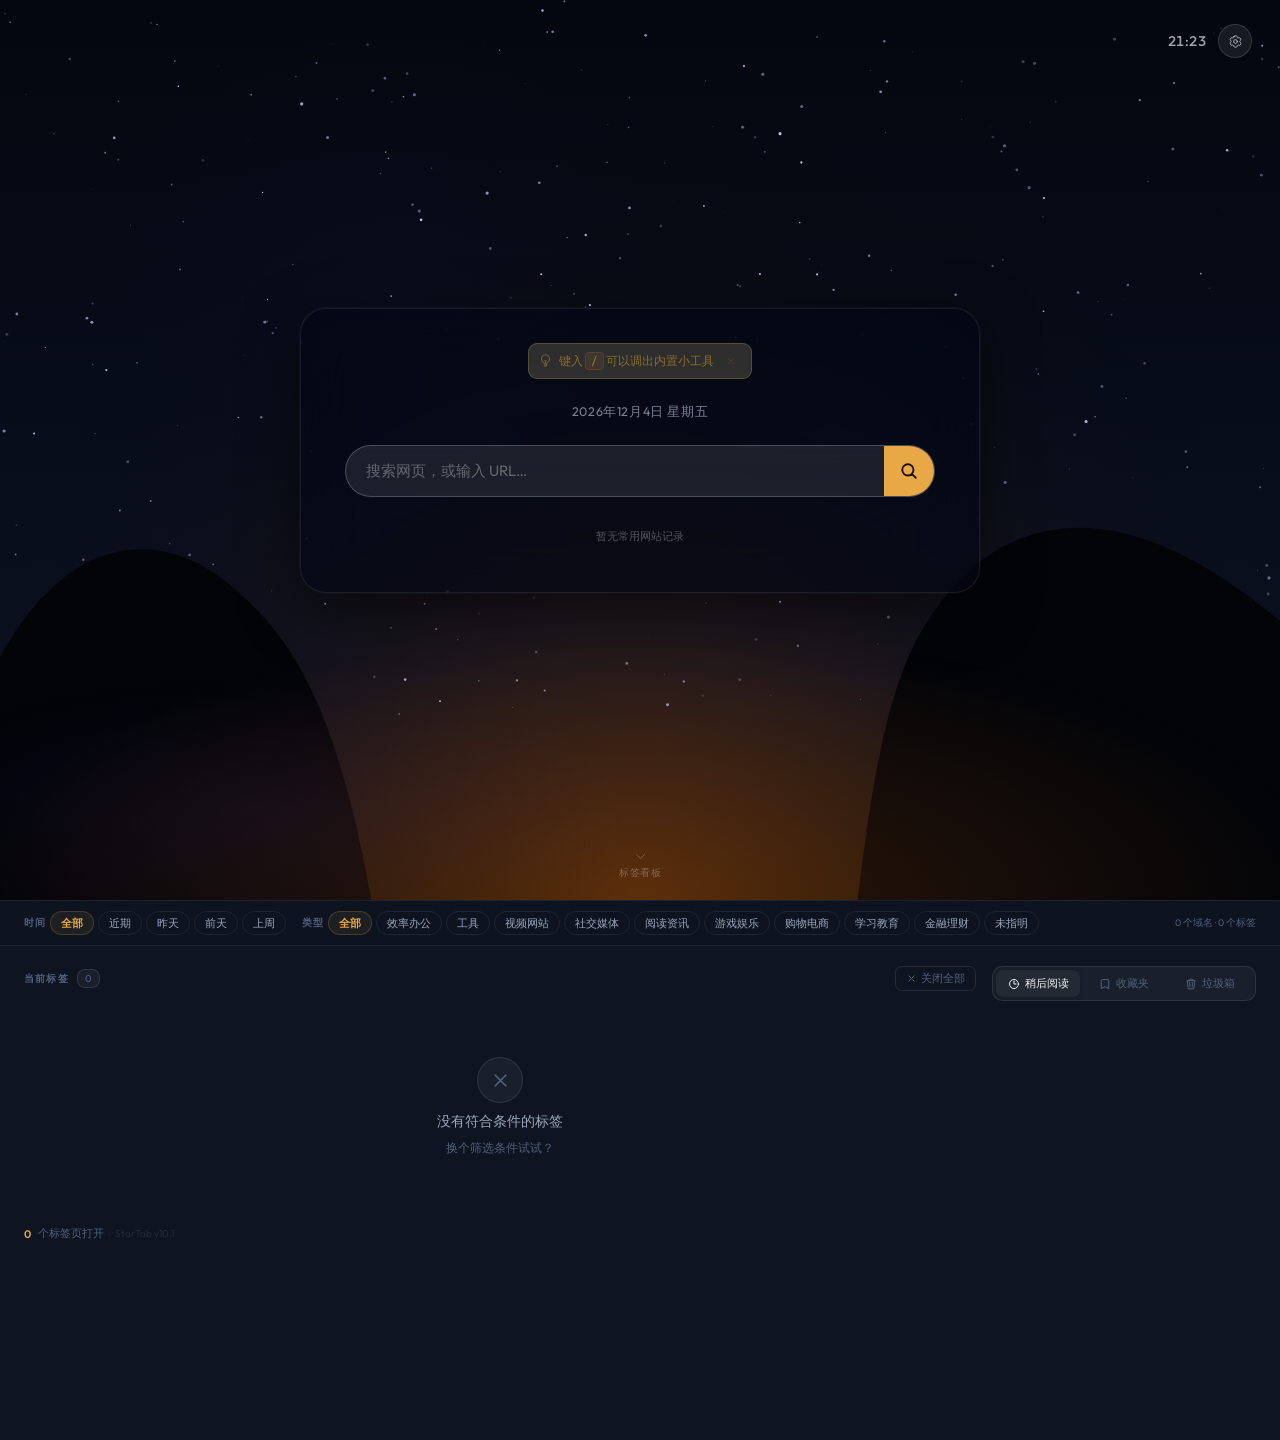
<file: newtab-extension/index.html>
<!DOCTYPE html>
<html lang="zh-CN">
<head>
  <meta charset="UTF-8">
  <meta name="viewport" content="width=device-width,initial-scale=1.0">
  <title>StarTab</title>
  <link rel="preconnect" href="https://fonts.googleapis.com">
  <link href="https://fonts.googleapis.com/css2?family=Outfit:wght@300;400;500;600;700&family=JetBrains+Mono:wght@400;500&display=swap" rel="stylesheet">
  <link rel="stylesheet" href="style.css">
</head>
<body>

<canvas id="starfield"></canvas>
<div id="bgImageLayer"></div>

<!-- ══════════════════════ HERO ══════════════════════ -->
<section class="hero">
  <div class="hero-topbar">
    <span class="hero-clock" id="heroClock">00:00</span>
    <button class="icon-btn" id="settingsBtn" title="设置">
      <svg viewBox="0 0 24 24" fill="none" stroke="currentColor" stroke-width="1.6"><path stroke-linecap="round" stroke-linejoin="round" d="M9.594 3.94c.09-.542.56-.94 1.11-.94h2.593c.55 0 1.02.398 1.11.94l.213 1.281c.063.374.313.686.645.87.074.04.147.083.22.127.325.196.72.257 1.075.124l1.217-.456a1.125 1.125 0 0 1 1.37.49l1.296 2.247a1.125 1.125 0 0 1-.26 1.431l-1.003.827c-.293.241-.438.613-.43.992a7.723 7.723 0 0 1 0 .255c-.008.378.137.75.43.991l1.004.827c.424.35.534.955.26 1.43l-1.298 2.247a1.125 1.125 0 0 1-1.369.491l-1.217-.456c-.355-.133-.75-.072-1.076.124a6.47 6.47 0 0 1-.22.128c-.331.183-.581.495-.644.869l-.213 1.281c-.09.543-.56.94-1.11.94h-2.594c-.55 0-1.019-.398-1.11-.94l-.213-1.281c-.062-.374-.312-.686-.644-.87a6.52 6.52 0 0 1-.22-.127c-.325-.196-.72-.257-1.076-.124l-1.217.456a1.125 1.125 0 0 1-1.369-.49l-1.297-2.247a1.125 1.125 0 0 1 .26-1.43l1.004-.827c.292-.24.437-.613.43-.991a6.932 6.932 0 0 1 0-.255c.007-.38-.138-.751-.43-.992l-1.004-.827a1.125 1.125 0 0 1-.26-1.43l1.297-2.247a1.125 1.125 0 0 1 1.37-.491l1.216.456c.356.133.751.072 1.076-.124.072-.044.146-.086.22-.128.332-.183.582-.495.644-.869l.214-1.28Z"/><path stroke-linecap="round" stroke-linejoin="round" d="M15 12a3 3 0 1 1-6 0 3 3 0 0 1 6 0Z"/></svg>
    </button>
  </div>

  <!-- Frosted glass card — always readable on any wallpaper -->
  <div class="hero-glass">
    <div class="hero-tip" id="heroTip" style="display:none">
      <svg viewBox="0 0 24 24" fill="none" stroke="currentColor" stroke-width="2" width="13" height="13"><path stroke-linecap="round" stroke-linejoin="round" d="M12 18v-5.25m0 0a6.01 6.01 0 0 0 1.5-.189m-1.5.189a6.01 6.01 0 0 1-1.5-.189m3.75 7.478a12.06 12.06 0 0 1-4.5 0m3.75 2.383a14.406 14.406 0 0 1-3 0M14.25 18v-.192c0-.983.658-1.823 1.508-2.316a7.5 7.5 0 1 0-7.517 0c.85.493 1.509 1.333 1.509 2.316V18"/></svg>
      <span>键入 <kbd>/</kbd> 可以调出内置小工具</span>
      <button class="hero-tip-close" id="heroTipClose" type="button" title="关闭提示">
        <svg viewBox="0 0 24 24" fill="none" stroke="currentColor" stroke-width="2.5"><path stroke-linecap="round" stroke-linejoin="round" d="M6 18 18 6M6 6l12 12"/></svg>
      </button>
    </div>
    <p class="hero-date" id="heroDate"></p>
    <div class="search-bar">
      <input id="searchInput" class="search-input" type="text" placeholder="搜索网页，或输入 URL…" autocomplete="off" spellcheck="false">
      <button class="search-go" id="searchGo" type="button">
        <svg viewBox="0 0 24 24" fill="none" stroke="currentColor" stroke-width="2.5"><path stroke-linecap="round" stroke-linejoin="round" d="m21 21-5.197-5.197m0 0A7.5 7.5 0 1 0 5.196 5.196a7.5 7.5 0 0 0 10.607 10.607Z"/></svg>
      </button>
    </div>
    <div class="shortcuts-row" id="shortcutsRow"></div>
    <!-- Slash command menu — replaces shortcuts when "/" is typed -->
    <div class="slash-menu" id="slashMenu" style="display:none">
      <p class="slash-menu-label">
        <svg viewBox="0 0 24 24" fill="none" stroke="currentColor" stroke-width="2" width="12" height="12"><path stroke-linecap="round" stroke-linejoin="round" d="M3.75 13.5l10.5-11.25L12 10.5h8.25L9.75 21.75 12 13.5H3.75z"/></svg>
        内置工具
      </p>
      <div class="slash-menu-list" id="slashMenuList"></div>
    </div>
  </div>

  <button class="scroll-hint" id="scrollHint">
    <svg viewBox="0 0 24 24" fill="none" stroke="currentColor" stroke-width="1.6"><path stroke-linecap="round" stroke-linejoin="round" d="m19.5 8.25-7.5 7.5-7.5-7.5"/></svg>
    <span>标签看板</span>
  </button>
</section>


<!-- ══════════════════════ BOARD ══════════════════════ -->
<section class="board" id="boardSection">

  <div class="filter-bar" id="filterBar">
    <div class="fgrp">
      <span class="flabel">时间</span>
      <button class="fpill active" data-time="all">全部</button>
      <button class="fpill" data-time="today">近期</button>
      <button class="fpill" data-time="yesterday">昨天</button>
      <button class="fpill" data-time="day-before">前天</button>
      <button class="fpill" data-time="last-week">上周</button>
    </div>
    <div class="fgrp">
      <span class="flabel">类型</span>
      <button class="fpill active" data-type="all">全部</button>
      <button class="fpill" data-type="效率办公">效率办公</button>
      <button class="fpill" data-type="工具">工具</button>
      <button class="fpill" data-type="视频网站">视频网站</button>
      <button class="fpill" data-type="社交媒体">社交媒体</button>
      <button class="fpill" data-type="阅读资讯">阅读资讯</button>
      <button class="fpill" data-type="游戏娱乐">游戏娱乐</button>
      <button class="fpill" data-type="购物电商">购物电商</button>
      <button class="fpill" data-type="学习教育">学习教育</button>
      <button class="fpill" data-type="金融理财">金融理财</button>
      <button class="fpill" data-type="未指明">未指明</button>
    </div>
    <span class="fsum" id="fsum"></span>
  </div>

  <div class="dupe-bar" id="dupeBar" style="display:none">
    <span>检测到多个 StarTab 页面</span>
    <button class="dupe-btn" data-action="close-dupes">关闭多余</button>
  </div>

  <div class="board-body">

    <!-- Left: tab grid -->
    <div class="tab-section">
      <div class="sec-hdr">
        <span class="sec-title">当前标签</span>
        <span class="sec-count" id="secCount"></span>
        <button class="sec-action-btn restore-btn" id="restoreAllBtn" data-action="restore-all" style="display:none">
          <svg viewBox="0 0 24 24" fill="none" stroke="currentColor" stroke-width="2"><path stroke-linecap="round" stroke-linejoin="round" d="M9 15 3 9m0 0 6-6M3 9h12a6 6 0 0 1 0 12h-3"/></svg>
          恢复上次关闭
        </button>
        <button class="sec-action-btn restore-btn" id="restoreOneBtn" data-action="restore-one" style="display:none">
          <svg viewBox="0 0 24 24" fill="none" stroke="currentColor" stroke-width="2"><path stroke-linecap="round" stroke-linejoin="round" d="M9 15 3 9m0 0 6-6M3 9h12a6 6 0 0 1 0 12h-3"/></svg>
          恢复已关闭
        </button>
        <button class="sec-action-btn" data-action="close-all">
          <svg viewBox="0 0 24 24" fill="none" stroke="currentColor" stroke-width="2"><path stroke-linecap="round" stroke-linejoin="round" d="M6 18 18 6M6 6l12 12"/></svg>
          关闭全部
        </button>
      </div>
      <div class="tab-grid" id="tabGrid"></div>
    </div>

    <!-- Right panel: tabbed sidebar (收藏 / 稍后) -->
    <div class="right-panel" id="rightPanel">
      <div class="rp-tabs">
        <button class="rp-tab active" data-pane="later">
          <svg viewBox="0 0 24 24" fill="none" stroke="currentColor" stroke-width="2"><path stroke-linecap="round" stroke-linejoin="round" d="M12 6v6h4.5m4.5 0a9 9 0 1 1-18 0 9 9 0 0 1 18 0Z"/></svg>
          稍后阅读
          <span class="rp-badge" id="laterBadge"></span>
        </button>
        <button class="rp-tab" data-pane="bookmarks">
          <svg viewBox="0 0 24 24" fill="none" stroke="currentColor" stroke-width="2"><path stroke-linecap="round" stroke-linejoin="round" d="M17.593 3.322c1.1.128 1.907 1.077 1.907 2.185V21L12 17.25 4.5 21V5.507c0-1.108.806-2.057 1.907-2.185a48.507 48.507 0 0 1 11.186 0Z"/></svg>
          收藏夹
          <span class="rp-badge" id="bmCount"></span>
        </button>
        <button class="rp-tab" data-pane="trash">
          <svg viewBox="0 0 24 24" fill="none" stroke="currentColor" stroke-width="2"><path stroke-linecap="round" stroke-linejoin="round" d="m14.74 9-.346 9m-4.788 0L9.26 9m9.968-3.21c.342.052.682.107 1.022.166m-1.022-.165L18.16 19.673a2.25 2.25 0 0 1-2.244 2.077H8.084a2.25 2.25 0 0 1-2.244-2.077L4.772 5.79m14.456 0a48.108 48.108 0 0 0-3.478-.397m-12 .562c.34-.059.68-.114 1.022-.165m0 0a48.11 48.11 0 0 1 3.478-.397m7.5 0v-.916c0-1.18-.91-2.164-2.09-2.201a51.964 51.964 0 0 0-3.32 0c-1.18.037-2.09 1.022-2.09 2.201v.916m7.5 0a48.667 48.667 0 0 0-7.5 0"/></svg>
          垃圾箱
          <span class="rp-badge" id="trashBadge"></span>
        </button>
      </div>

      <!-- Later pane (default active) -->
      <div class="rp-pane" id="laterPane">
        <div class="later-list" id="laterList"></div>
        <p class="pane-empty" id="laterEmpty" style="display:none">暂无保存内容</p>
        <div id="archiveWrap" style="display:none">
          <button class="archive-tog" id="archiveTog">
            <svg class="arc-chev" viewBox="0 0 24 24" fill="none" stroke="currentColor" stroke-width="2"><path stroke-linecap="round" stroke-linejoin="round" d="m19.5 8.25-7.5 7.5-7.5-7.5"/></svg>
            已归档 <span class="arc-cnt" id="arcCnt"></span>
          </button>
          <div id="archiveBody" style="display:none">
            <input id="arcSearch" class="arc-search" type="text" placeholder="搜索归档…">
            <div id="arcList"></div>
          </div>
        </div>
      </div>

      <!-- Bookmarks pane -->
      <div class="rp-pane" id="bookmarksPane" style="display:none">
        <div class="bm-toolbar">
          <button class="bm-add-btn" id="bmNewGroup">
            <svg viewBox="0 0 24 24" fill="none" stroke="currentColor" stroke-width="2.5"><path stroke-linecap="round" stroke-linejoin="round" d="M12 4.5v15m7.5-7.5h-15"/></svg>
            新建分组
          </button>
          <button class="bm-icon-btn" id="bmExport" title="导出收藏">
            <svg viewBox="0 0 24 24" fill="none" stroke="currentColor" stroke-width="2"><path stroke-linecap="round" stroke-linejoin="round" d="M3 16.5v2.25A2.25 2.25 0 0 0 5.25 21h13.5A2.25 2.25 0 0 0 21 18.75V16.5m-13.5-9L12 3m0 0 4.5 4.5M12 3v13.5"/></svg>
          </button>
          <label class="bm-icon-btn" title="导入收藏（覆盖）">
            <svg viewBox="0 0 24 24" fill="none" stroke="currentColor" stroke-width="2"><path stroke-linecap="round" stroke-linejoin="round" d="M3 16.5v2.25A2.25 2.25 0 0 0 5.25 21h13.5A2.25 2.25 0 0 0 21 18.75V16.5M16.5 12 12 16.5m0 0L7.5 12m4.5 4.5V3"/></svg>
            <input type="file" id="bmImportFile" accept=".json" style="display:none">
          </label>
        </div>
        <!-- Inline new-group form -->
        <div class="bm-new-group-row" id="bmNewGroupRow" style="display:none">
          <input id="bmGroupNameInput" class="bm-group-name-input" type="text" placeholder="分组名称…" maxlength="30">
          <button class="bm-group-confirm" id="bmGroupConfirm">创建</button>
          <button class="bm-group-cancel" id="bmGroupCancel">✕</button>
        </div>
        <!-- Tree: root items + collapsible group nodes -->
        <div id="bmTree"></div>
        <p class="pane-empty" id="bmEmpty" style="display:none">暂无收藏，点击标签旁的书签图标即可添加</p>
      </div>

      <!-- Trash pane -->
      <div class="rp-pane" id="trashPane" style="display:none">
        <div class="trash-toolbar">
          <span class="trash-hint">已删除的收藏和稍后阅读</span>
          <button class="trash-empty-btn" id="trashEmptyAll" title="清空垃圾箱">清空</button>
        </div>
        <div class="trash-list" id="trashList"></div>
        <p class="pane-empty" id="trashEmpty" style="display:none">垃圾箱为空</p>
      </div>

    </div><!-- /.right-panel -->

  </div><!-- /.board-body -->

  <footer class="board-footer">
    <span class="stat-n" id="statN">—</span>&thinsp;个标签页打开
    <span class="fsep">·</span><span class="brand">StarTab v10.1</span>
  </footer>
</section>


<!-- ══════════════════════ SETTINGS MODAL ══════════════════════ -->
<div class="modal-mask" id="modalMask" style="display:none">
  <div class="modal">
    <div class="modal-hdr">
      <span>设置</span>
      <button class="icon-btn sm" id="modalClose">
        <svg viewBox="0 0 24 24" fill="none" stroke="currentColor" stroke-width="2.5"><path stroke-linecap="round" stroke-linejoin="round" d="M6 18 18 6M6 6l12 12"/></svg>
      </button>
    </div>
    <div class="modal-body">

      <!-- Theme -->
      <div class="msec">
        <p class="msec-title">看板主题</p>
        <div class="theme-type-tabs">
          <button class="ttype-tab active" data-ttype="solid">纯色</button>
          <button class="ttype-tab" data-ttype="gradient">渐变色</button>
        </div>

        <!-- Solid pane -->
        <div class="tpane active" id="solidPane">
          <div class="swatches" id="themeSwatches">
            <button class="sw active" data-color="#0e1520" style="background:#0e1520" title="深空"></button>
            <button class="sw" data-color="#07090f" style="background:#07090f" title="纯黑"></button>
            <button class="sw" data-color="#091425" style="background:#091425" title="深海"></button>
            <button class="sw" data-color="#0d1a12" style="background:#0d1a12" title="暗林"></button>
            <button class="sw" data-color="#130f1e" style="background:#130f1e" title="紫幕"></button>
            <button class="sw" data-color="#1a1108" style="background:#1a1108" title="暖炭"></button>
            <button class="sw" data-color="#111418" style="background:#111418" title="石墨"></button>
            <button class="sw" data-color="#1b2235" style="background:#1b2235" title="幽蓝"></button>
            <button class="sw" data-color="#1f1212" style="background:#1f1212" title="暗红"></button>
            <button class="sw" data-color="#f0f2f5" style="background:#f0f2f5" title="浅灰（亮色）"></button>
            <button class="sw" data-color="#ffffff" style="background:#ffffff;border-color:#ddd" title="纯白"></button>
            <button class="sw" data-color="#fef9f0" style="background:#fef9f0" title="暖白"></button>
          </div>
          <div class="custom-color-row">
            <span class="mlabel">自定义颜色</span>
            <div class="color-inputs">
              <input type="color" id="solidPicker" value="#0e1520">
              <input type="text" id="solidHex" class="hex-input" value="#0e1520" maxlength="7" placeholder="#rrggbb">
            </div>
          </div>
        </div>

        <!-- Gradient pane -->
        <div class="tpane" id="gradPane" style="display:none">
          <div class="grad-preview" id="gradPreview"></div>
          <div class="grad-stops">
            <div class="grad-stop-row">
              <span class="mlabel">起始色</span>
              <div class="color-inputs">
                <input type="color" id="gradC1" value="#0e1520">
                <input type="text" id="gradC1Hex" class="hex-input" value="#0e1520" maxlength="7">
              </div>
            </div>
            <div class="grad-stop-row">
              <span class="mlabel">终止色</span>
              <div class="color-inputs">
                <input type="color" id="gradC2" value="#1a0f30">
                <input type="text" id="gradC2Hex" class="hex-input" value="#1a0f30" maxlength="7">
              </div>
            </div>
          </div>
          <div class="grad-dir-row">
            <span class="mlabel">方向</span>
            <div class="dir-btns" id="dirBtns">
              <button class="dir-btn" data-dir="0deg" title="↑">↑</button>
              <button class="dir-btn" data-dir="45deg" title="↗">↗</button>
              <button class="dir-btn active" data-dir="135deg" title="↘">↘</button>
              <button class="dir-btn" data-dir="180deg" title="↓">↓</button>
              <button class="dir-btn" data-dir="90deg" title="→">→</button>
              <button class="dir-btn" data-dir="225deg" title="↙">↙</button>
              <button class="dir-btn" data-dir="270deg" title="←">←</button>
              <button class="dir-btn" data-dir="315deg" title="↖">↖</button>
            </div>
          </div>
        </div>

        <p class="wcag-info" id="wcagInfo"></p>
      </div>

      <!-- Background image -->
      <div class="msec">
        <p class="msec-title">页面壁纸</p>
        <p class="msec-sub">输入公开 HTTPS 图片地址；留空点击应用可恢复星空动画</p>
        <div class="bg-row">
          <input id="bgInput" class="bg-input" type="url" placeholder="https://…/photo.jpg">
          <button class="bg-apply" id="bgApply">应用</button>
        </div>
        <p class="bg-hint" id="bgHint"></p>
        <!-- Wallpaper history -->
        <div class="bg-history" id="bgHistory" style="display:none">
          <p class="bg-history-label">最近使用</p>
          <div class="bg-history-strip" id="bgHistoryStrip"></div>
        </div>
      </div>

    </div><!-- /.modal-body -->
  </div>
</div>


<!-- ══════════════════ ASPECT RATIO CALCULATOR MODAL ══════════════════ -->
<div class="modal-mask" id="arCalcMask" style="display:none">
  <div class="modal ar-modal">
    <div class="modal-hdr">
      <span>
        <svg viewBox="0 0 24 24" fill="none" stroke="currentColor" stroke-width="1.8" width="15" height="15" style="vertical-align:-2px;margin-right:6px"><rect x="3" y="3" width="18" height="18" rx="2"/><path stroke-linecap="round" d="M3 9h18M9 3v18"/></svg>
        宽高比计算器
      </span>
      <button class="icon-btn sm" id="arCalcClose">
        <svg viewBox="0 0 24 24" fill="none" stroke="currentColor" stroke-width="2.5"><path stroke-linecap="round" stroke-linejoin="round" d="M6 18 18 6M6 6l12 12"/></svg>
      </button>
    </div>
    <div class="ar-body">

      <!-- Preset ratio tabs -->
      <div class="ar-tab-wrap">
        <div class="ar-tabs" id="arTabs">
          <button class="ar-tab active" data-ratio="16:9">16∶9</button>
          <button class="ar-tab" data-ratio="4:3">4∶3</button>
          <button class="ar-tab" data-ratio="1:1">1∶1</button>
          <button class="ar-tab" data-ratio="3:2">3∶2</button>
          <button class="ar-tab" data-ratio="2:3">2∶3</button>
          <button class="ar-tab" data-ratio="9:16">9∶16</button>
          <button class="ar-tab" data-ratio="21:9">21∶9</button>
          <button class="ar-tab" data-ratio="16:10">16∶10</button>
          <button class="ar-tab" data-ratio="5:4">5∶4</button>
          <button class="ar-tab" data-ratio="4:5">4∶5</button>
          <button class="ar-tab" data-ratio="custom">自定义</button>
        </div>
      </div>

      <!-- Custom ratio input (shown only when "自定义" tab active) -->
      <div class="ar-custom-row" id="arCustomRow" style="display:none">
        <label class="ar-custom-label">自定义比例</label>
        <div class="ar-custom-inputs">
          <input id="arCustomW" class="ar-custom-in" type="number" min="1" placeholder="宽" value="16">
          <span class="ar-custom-sep">∶</span>
          <input id="arCustomH" class="ar-custom-in" type="number" min="1" placeholder="高" value="9">
          <button class="ar-custom-apply" id="arCustomApply">应用</button>
        </div>
      </div>

      <!-- Current ratio display -->
      <div class="ar-ratio-display" id="arRatioDisplay">16∶9</div>

      <!-- Visualiser bar -->
      <div class="ar-preview-wrap">
        <div class="ar-preview-bar" id="arPreviewBar"></div>
      </div>

      <!-- Calculation inputs -->
      <div class="ar-calc-grid">
        <div class="ar-calc-col">
          <label class="ar-calc-label">宽度 (px)</label>
          <div class="ar-calc-row">
            <input id="arWidth" class="ar-in" type="number" min="1" placeholder="输入宽度" value="1920">
            <button class="ar-copy-btn" data-copy="arWidth" title="复制">
              <svg viewBox="0 0 24 24" fill="none" stroke="currentColor" stroke-width="2"><rect x="9" y="9" width="13" height="13" rx="2"/><path d="M5 15H4a2 2 0 0 1-2-2V4a2 2 0 0 1 2-2h9a2 2 0 0 1 2 2v1"/></svg>
            </button>
          </div>
        </div>
        <div class="ar-calc-divider">×</div>
        <div class="ar-calc-col">
          <label class="ar-calc-label">高度 (px)</label>
          <div class="ar-calc-row">
            <input id="arHeight" class="ar-in" type="number" min="1" placeholder="输入高度" value="1080">
            <button class="ar-copy-btn" data-copy="arHeight" title="复制">
              <svg viewBox="0 0 24 24" fill="none" stroke="currentColor" stroke-width="2"><rect x="9" y="9" width="13" height="13" rx="2"/><path d="M5 15H4a2 2 0 0 1-2-2V4a2 2 0 0 1 2-2h9a2 2 0 0 1 2 2v1"/></svg>
            </button>
          </div>
        </div>
      </div>

      <!-- Recent custom sizes (last 3 inputs) -->
      <div class="ar-presets-wrap" id="arRecentWrap" style="display:none">
        <p class="ar-presets-label">最近使用</p>
        <div class="ar-presets-grid" id="arRecentGrid"></div>
      </div>

      <!-- Common sizes for current ratio -->
      <div class="ar-presets-wrap" id="arPresetsWrap">
        <p class="ar-presets-label">常用尺寸</p>
        <div class="ar-presets-grid" id="arPresetsGrid"></div>
      </div>

    </div><!-- /.ar-body -->
  </div>
</div>

<!-- ══════════════════ BORDER-RADIUS CALCULATOR MODAL ══════════════════ -->
<div class="modal-mask" id="brCalcMask" style="display:none">
  <div class="modal br-modal">
    <div class="modal-hdr">
      <span>
        <svg viewBox="0 0 24 24" fill="none" stroke="currentColor" stroke-width="1.8" width="15" height="15" style="vertical-align:-2px;margin-right:6px"><rect x="3" y="3" width="18" height="18" rx="6"/><rect x="7" y="7" width="10" height="10" rx="2"/></svg>
        圆角内外径计算器
      </span>
      <button class="icon-btn sm" id="brCalcClose">
        <svg viewBox="0 0 24 24" fill="none" stroke="currentColor" stroke-width="2.5"><path stroke-linecap="round" stroke-linejoin="round" d="M6 18 18 6M6 6l12 12"/></svg>
      </button>
    </div>
    <div class="br-body">
      <div class="br-preview-wrap">
        <canvas id="brCanvas" class="br-canvas" width="480" height="160"></canvas>
      </div>
      <div class="br-grid">
        <div class="br-field">
          <span class="br-label">外框圆角半径 R（大圆角）</span>
          <div class="br-row">
            <input id="brOuter" class="br-in" type="number" min="0" step="0.5" value="24" placeholder="24">
            <span class="br-unit">px</span>
          </div>
        </div>
        <div class="br-field">
          <span class="br-label">内框与外框的间距 P</span>
          <div class="br-row">
            <input id="brPadding" class="br-in" type="number" min="0" step="0.5" value="8" placeholder="8">
            <span class="br-unit">px</span>
          </div>
        </div>
      </div>
      <div class="br-results">
        <div class="br-result-card">
          <p class="br-result-label">计算结果</p>
          <div class="br-result-row">
            <span class="br-result-name">内框圆角</span>
            <span class="br-result-val" id="brInnerVal">16px</span>
            <button class="br-copy-btn" data-br-copy="brInnerVal" title="复制">
              <svg viewBox="0 0 24 24" fill="none" stroke="currentColor" stroke-width="2"><rect x="9" y="9" width="13" height="13" rx="2"/><path d="M5 15H4a2 2 0 0 1-2-2V4a2 2 0 0 1 2-2h9a2 2 0 0 1 2 2v1"/></svg>
            </button>
          </div>
          <div class="br-result-row">
            <span class="br-result-name">CSS 值</span>
            <span class="br-result-val" id="brCssVal">border-radius: 16px</span>
            <button class="br-copy-btn" data-br-copy="brCssVal" title="复制 CSS">
              <svg viewBox="0 0 24 24" fill="none" stroke="currentColor" stroke-width="2"><rect x="9" y="9" width="13" height="13" rx="2"/><path d="M5 15H4a2 2 0 0 1-2-2V4a2 2 0 0 1 2-2h9a2 2 0 0 1 2 2v1"/></svg>
            </button>
          </div>
        </div>
        <div class="br-result-card">
          <p class="br-result-label">快速参考</p>
          <div class="br-result-row">
            <span class="br-result-name">外框 R</span>
            <span class="br-result-val" id="brRefOuter">24px</span>
          </div>
          <div class="br-result-row">
            <span class="br-result-name">间距 P</span>
            <span class="br-result-val" id="brRefPad">8px</span>
          </div>
          <div class="br-result-row">
            <span class="br-result-name">内框 r</span>
            <span class="br-result-val" id="brRefInner">16px</span>
          </div>
        </div>
      </div>
      <div class="br-formula">
        <strong>公式：</strong>内框圆角 <code>r = R − P</code>（外框圆角减去间距）<br>
        当 R ≤ P 时，内框圆角建议设为 <code>0</code>（直角）或 <code>max(0, R − P)</code>。<br>
        此规则来自苹果 Human Interface Guidelines 及 Google Material Design 的嵌套圆角设计规范。
      </div>
    </div>
  </div>
</div>

<!-- Move-to-group popup (body-root for max z-index) -->
<div id="bmMovePopup" class="bm-move-popup" style="display:none">
  <p class="bm-move-title">移动到分组</p>
  <div id="bmMoveList"></div>
</div>

<!-- Toast -->
<div class="toast" id="toast">
  <svg viewBox="0 0 24 24" fill="none" stroke="currentColor" stroke-width="2"><path stroke-linecap="round" stroke-linejoin="round" d="M9 12.75 11.25 15 15 9.75M21 12a9 9 0 1 1-18 0 9 9 0 0 1 18 0Z"/></svg>
  <span id="toastMsg"></span>
</div>

<script src="app.js"></script>
</body>
</html>
</file>
<file: newtab-extension/style.css>
/* ═══════════════════════════════════════════════
   StarTab v10.1  ·  Refined WCAG  ·  Full-featured
   ═══════════════════════════════════════════════ */

:root {
  /* Static hero palette — never changes */
  --amb:  #e8a845;
  --amb8: rgba(232,168,69,0.08);
  --amb22:rgba(232,168,69,0.22);

  /* 10 category accent colours */
  --c1:#5ba3f5; --c2:#e8a845; --c3:#e87070;
  --c4:#a87be8; --c5:#5cc8a0; --c6:#f07347;
  --c7:#e8689f; --c8:#60c5e8; --c9:#8ec86a; --c10:#8a9bb5;

  /* Board theme — JS-controlled via applyBoardTheme() */
  --tb-bg:   #0e1520;
  --tb-bg2:  rgba(14,21,32,0.96);
  --tb-card: rgba(255,255,255,0.045);
  --tb-bd:   rgba(255,255,255,0.09);
  --tb-t1:   rgba(235,238,245,0.94);
  --tb-t2:   rgba(160,172,196,0.90);
  --tb-t3:   rgba(90,104,130,0.90);
  --tb-gs:   rgba(255,255,255,0.05);
  --tb-gsb:  rgba(255,255,255,0.10);

  --chip-h: 32px;
  --panel-w: 264px;
}

*,*::before,*::after{margin:0;padding:0;box-sizing:border-box}
html{scroll-behavior:smooth}
body{
  font-family:'Outfit',sans-serif;
  background:#050810;color:rgba(235,238,245,.94);
  min-height:100vh;overflow-x:hidden;
  -webkit-font-smoothing:antialiased;
}

/* ── Background layers ── */
#starfield{position:fixed;inset:0;z-index:0;pointer-events:none}
#bgImageLayer{
  position:fixed;inset:0;z-index:0;pointer-events:none;
  background-size:cover;background-position:center;
  opacity:0;transition:opacity .5s;
}
#bgImageLayer.active{opacity:1}

/* ═══════════════════════════════════════════════
   HERO
   ═══════════════════════════════════════════════ */
.hero{
  position:relative;z-index:1;
  min-height:100vh;
  display:flex;flex-direction:column;
  align-items:center;justify-content:center;
}
.hero::after{
  content:'';position:absolute;inset:0;pointer-events:none;
  background:
    radial-gradient(ellipse 80% 44% at 50% 100%,rgba(160,74,14,.28) 0%,transparent 68%),
    radial-gradient(ellipse 50% 24% at 20% 90%, rgba(52,30,120,.14) 0%,transparent 60%);
}
.hero-topbar{
  position:absolute;top:24px;right:28px;
  display:flex;align-items:center;gap:12px;z-index:5;
}
.hero-clock{
  font-size:14px;font-weight:500;
  color:rgba(220,225,238,.72);letter-spacing:.4px;font-variant-numeric:tabular-nums;
}
.icon-btn{
  width:34px;height:34px;border-radius:50%;
  border:1px solid rgba(255,255,255,.14);
  background:rgba(255,255,255,.08);
  color:rgba(220,225,238,.70);cursor:pointer;
  display:flex;align-items:center;justify-content:center;
  backdrop-filter:blur(10px);transition:all .17s;
}
.icon-btn:hover{background:rgba(255,255,255,.15);color:#fff;border-color:rgba(255,255,255,.22)}
.icon-btn svg{width:15px;height:15px}
.icon-btn.sm{width:28px;height:28px;border-radius:8px}
.icon-btn.sm svg{width:13px;height:13px}

/* Frosted glass card — readable on ANY background */
.hero-glass{
  position:relative;z-index:2;
  display:flex;flex-direction:column;align-items:center;gap:24px;
  width:100%;max-width:680px;
  padding:34px 40px 38px;margin:0 20px;
  background:rgba(3,6,18,.56);
  backdrop-filter:blur(28px) saturate(1.4);
  -webkit-backdrop-filter:blur(28px) saturate(1.4);
  border:1px solid rgba(255,255,255,.08);
  border-radius:26px;
  box-shadow:0 16px 56px rgba(0,0,0,.52),0 0 0 1px rgba(255,255,255,.04);
}
.hero-date{font-size:12.5px;color:rgba(200,210,230,.60);letter-spacing:.6px}

/* Tip banner */
.hero-tip{
  display:flex;align-items:center;gap:7px;
  background:rgba(245,222,160,.18);border:1px solid rgba(210,170,60,.26);
  border-radius:9px;padding:7px 10px;
  font-size:11.5px;font-weight:500;
  color:#8b6d2b;
  animation:tipIn .28s ease both;
}
@keyframes tipIn{from{opacity:0;transform:translateY(-4px)}to{opacity:1;transform:none}}
.hero-tip svg{flex-shrink:0;opacity:.75}
.hero-tip kbd{
  font-family:'JetBrains Mono',monospace;font-size:11px;font-weight:600;
  background:rgba(139,109,43,.15);border:1px solid rgba(139,109,43,.28);
  border-radius:4px;padding:1px 5px;
}
.hero-tip-close{
  margin-left:auto;width:20px;height:20px;border-radius:5px;
  border:none;background:transparent;color:#8b6d2b;cursor:pointer;
  display:flex;align-items:center;justify-content:center;
  opacity:.50;transition:opacity .12s,background .12s;flex-shrink:0;
}
.hero-tip-close svg{width:10px;height:10px}
.hero-tip-close:hover{opacity:1;background:rgba(139,109,43,.12)}

/* Search bar */
.search-bar{
  position:relative;display:flex;align-items:center;
  width:100%;max-width:590px;
  background:rgba(255,255,255,.10);
  border:1px solid rgba(255,255,255,.20);
  border-radius:38px;
  backdrop-filter:blur(10px);
  transition:border-color .22s,background .22s,box-shadow .22s;
}
.search-bar:focus-within{
  border-color:rgba(232,168,69,.48);
  background:rgba(255,255,255,.14);
  box-shadow:0 0 0 3px rgba(232,168,69,.10);
}
.search-input{
  flex:1;height:50px;background:none;border:none;outline:none;
  color:#fff;font-family:'Outfit',sans-serif;font-size:15px;
  padding:0 10px 0 20px;min-width:0;
  border-radius:38px 0 0 38px;
}
.search-input::placeholder{color:rgba(255,255,255,.32)}
.search-go{
  flex-shrink:0;width:50px;height:50px;
  background:var(--amb);border:none;border-radius:0 36px 36px 0;
  color:#1a0f02;cursor:pointer;
  display:flex;align-items:center;justify-content:center;
  transition:opacity .16s,transform .12s;
}
.search-go:hover{opacity:.88}.search-go:active{transform:scale(.96)}
.search-go svg{width:18px;height:18px}
@keyframes ddIn{from{opacity:0;transform:translateY(-5px)}to{opacity:1;transform:none}}

/* Shortcuts row */
.shortcuts-row{
  display:flex;align-items:flex-start;justify-content:center;
  gap:5px;flex-wrap:nowrap;overflow-x:auto;
  max-width:590px;width:100%;padding:2px 0 4px;
  scrollbar-width:none;
}
.shortcuts-row::-webkit-scrollbar{display:none}
.sc-item{
  display:flex;flex-direction:column;align-items:center;gap:6px;
  cursor:pointer;padding:9px 7px 7px;
  border-radius:13px;border:1px solid transparent;
  min-width:60px;max-width:68px;flex-shrink:0;
  text-decoration:none;transition:background .17s,border-color .17s,transform .14s;
  animation:scIn .34s ease both;
}
.sc-item:hover{background:rgba(255,255,255,.09);border-color:rgba(255,255,255,.14);transform:translateY(-2px)}
@keyframes scIn{from{opacity:0;transform:translateY(6px) scale(.93)}to{opacity:1;transform:none}}
.sc-ring{
  width:44px;height:44px;border-radius:50%;
  background:rgba(255,255,255,.10);border:1px solid rgba(255,255,255,.15);
  display:flex;align-items:center;justify-content:center;
  overflow:hidden;flex-shrink:0;box-shadow:0 2px 10px rgba(0,0,0,.28);
}
.sc-ring img{width:24px;height:24px;object-fit:contain}
.sc-letter{font-size:16px;font-weight:700;color:var(--amb);text-transform:uppercase}
.sc-label{
  font-size:10px;color:rgba(200,215,235,.68);text-align:center;
  max-width:60px;line-height:1.3;
  overflow:hidden;display:-webkit-box;-webkit-line-clamp:2;-webkit-box-orient:vertical;word-break:break-all;
}
.sc-item:hover .sc-label{color:#fff}
.sc-skel{display:flex;flex-direction:column;align-items:center;gap:6px;padding:9px 7px 7px;min-width:60px;max-width:68px}
.sk-c{width:44px;height:44px;border-radius:50%;background:rgba(255,255,255,.06);animation:sk 1.5s infinite}
.sk-l{width:38px;height:9px;border-radius:4px;background:rgba(255,255,255,.05);animation:sk 1.5s infinite}
@keyframes sk{0%,100%{opacity:.28}50%{opacity:.64}}

.scroll-hint{
  position:absolute;bottom:20px;left:50%;transform:translateX(-50%);
  display:flex;flex-direction:column;align-items:center;gap:3px;
  background:none;border:none;color:rgba(255,255,255,.28);
  font-family:'Outfit',sans-serif;font-size:10px;font-weight:500;letter-spacing:.5px;
  cursor:pointer;z-index:2;animation:bob 2.8s ease-in-out infinite;
}
.scroll-hint svg{width:13px;height:13px}
@keyframes bob{0%,100%{transform:translateX(-50%) translateY(0)}50%{transform:translateX(-50%) translateY(5px)}}

/* ═══════════════════════════════════════════════
   BOARD  — --tb-* vars control all colours
   ═══════════════════════════════════════════════ */
.board{
  position:relative;z-index:1;
  background:var(--tb-bg);
  min-height:60vh;
  border-top:1px solid rgba(255,255,255,.06);
  padding-bottom:72px;
  transition:background .35s;
}

/* Filter bar */
.filter-bar{
  position:sticky;top:0;z-index:40;
  background:var(--tb-bg2);
  backdrop-filter:blur(16px);
  border-bottom:1px solid rgba(255,255,255,.07);
  padding:10px 24px;
  display:flex;align-items:center;flex-wrap:wrap;gap:6px 16px;
}
.fgrp{display:flex;align-items:center;gap:4px;flex-wrap:wrap}
.flabel{font-size:9.5px;font-weight:600;color:var(--tb-t3);letter-spacing:1px;text-transform:uppercase;white-space:nowrap}
.fpill{
  padding:3.5px 10px;border-radius:16px;
  border:1px solid rgba(255,255,255,.07);background:transparent;
  color:var(--tb-t2);font-family:'Outfit',sans-serif;
  font-size:10.5px;font-weight:500;cursor:pointer;transition:all .14s;white-space:nowrap;
}
.fpill:hover{background:rgba(255,255,255,.06);border-color:rgba(255,255,255,.13);color:var(--tb-t1)}
.fpill.active{background:var(--amb8);border-color:var(--amb22);color:var(--amb);font-weight:600}
.fsum{margin-left:auto;font-size:9.5px;color:var(--tb-t3);white-space:nowrap}

/* Dupe bar */
.dupe-bar{
  display:flex;align-items:center;justify-content:space-between;
  padding:8px 24px;
  background:rgba(232,168,69,.06);border-bottom:1px solid rgba(232,168,69,.16);
  font-size:12px;color:var(--tb-t2);
}
.dupe-btn{
  padding:4px 12px;border-radius:7px;
  border:1px solid rgba(232,168,69,.26);background:rgba(232,168,69,.09);
  color:var(--amb);font-family:'Outfit',sans-serif;font-size:11px;font-weight:600;
  cursor:pointer;transition:background .13s;
}
.dupe-btn:hover{background:rgba(232,168,69,.16)}

/* Board body */
.board-body{display:flex;gap:16px;padding:20px 24px 0;align-items:flex-start}
.tab-section{flex:1;min-width:0}
.sec-hdr{display:flex;align-items:center;gap:8px;margin-bottom:14px}
.sec-title{font-size:10px;font-weight:600;color:var(--tb-t3);letter-spacing:1.2px;text-transform:uppercase}
.sec-count{
  font-size:10px;color:var(--tb-t3);
  background:var(--tb-gs);border:1px solid var(--tb-gsb);
  padding:2px 7px;border-radius:8px;
}
.sec-action-btn{
  margin-left:auto;display:flex;align-items:center;gap:4px;
  padding:4px 10px;border-radius:7px;
  border:1px solid var(--tb-gsb);background:transparent;
  color:var(--tb-t3);font-family:'Outfit',sans-serif;font-size:10.5px;font-weight:500;
  cursor:pointer;transition:all .13s;
}
.sec-action-btn svg{width:11px;height:11px}
.sec-action-btn:hover{background:rgba(232,112,112,.08);border-color:rgba(232,112,112,.22);color:var(--c3)}

/* Tab grid */
.tab-grid{display:grid;grid-template-columns:repeat(auto-fill,minmax(270px,1fr));gap:10px}

/* Domain card */
.d-card{
  background:var(--tb-card);
  border:1px solid var(--tb-bd);
  border-radius:13px;overflow:hidden;
  backdrop-filter:blur(10px);
  transition:border-color .17s,box-shadow .17s;
  animation:cardIn .24s ease both;
  contain:layout style;
}
.d-card:hover{border-color:rgba(255,255,255,.14);box-shadow:0 4px 18px rgba(0,0,0,.28)}
.d-card.out{opacity:0;transform:scale(.93);transition:opacity .22s,transform .22s}
@keyframes cardIn{from{opacity:0;transform:translateY(7px)}to{opacity:1;transform:none}}

/* Category bars — 10 colours */
.d-bar{height:3px;width:100%}
.cat-c1 .d-bar{background:var(--c1)} .cat-c2 .d-bar{background:var(--c2)}
.cat-c3 .d-bar{background:var(--c3)} .cat-c4 .d-bar{background:var(--c4)}
.cat-c5 .d-bar{background:var(--c5)} .cat-c6 .d-bar{background:var(--c6)}
.cat-c7 .d-bar{background:var(--c7)} .cat-c8 .d-bar{background:var(--c8)}
.cat-c9 .d-bar{background:var(--c9)} .cat-c10 .d-bar{background:var(--c10)}

/* Card header */
.d-hdr{display:flex;align-items:center;gap:9px;padding:11px 12px 8px}
.d-fav{
  width:24px;height:24px;border-radius:6px;flex-shrink:0;
  background:var(--tb-gs);border:1px solid var(--tb-gsb);
  display:flex;align-items:center;justify-content:center;overflow:hidden;
}
.d-fav img{width:14px;height:14px;object-fit:contain}
.d-let{font-size:10px;font-weight:700;color:var(--amb);text-transform:uppercase}
.d-info{flex:1;min-width:0}
.d-name{font-size:12px;font-weight:600;color:var(--tb-t1);white-space:nowrap;overflow:hidden;text-overflow:ellipsis}
.d-meta{display:flex;align-items:center;gap:5px;margin-top:2px}
.d-cnt{font-size:9.5px;color:var(--tb-t3)}
.d-badge{font-size:8.5px;font-weight:500;padding:1px 5px;border-radius:4px;border:1px solid}
.cat-c1 .d-badge{color:var(--c1);background:rgba(91,163,245,.09);border-color:rgba(91,163,245,.25)}
.cat-c2 .d-badge{color:var(--c2);background:rgba(232,168,69,.09);border-color:rgba(232,168,69,.25)}
.cat-c3 .d-badge{color:var(--c3);background:rgba(232,112,112,.09);border-color:rgba(232,112,112,.25)}
.cat-c4 .d-badge{color:var(--c4);background:rgba(168,123,232,.09);border-color:rgba(168,123,232,.25)}
.cat-c5 .d-badge{color:var(--c5);background:rgba(92,200,160,.09);border-color:rgba(92,200,160,.25)}
.cat-c6 .d-badge{color:var(--c6);background:rgba(240,115,71,.09);border-color:rgba(240,115,71,.25)}
.cat-c7 .d-badge{color:var(--c7);background:rgba(232,104,159,.09);border-color:rgba(232,104,159,.25)}
.cat-c8 .d-badge{color:var(--c8);background:rgba(96,197,232,.09);border-color:rgba(96,197,232,.25)}
.cat-c9 .d-badge{color:var(--c9);background:rgba(142,200,106,.09);border-color:rgba(142,200,106,.25)}
.cat-c10 .d-badge{color:var(--c10);background:rgba(138,155,181,.09);border-color:rgba(138,155,181,.20)}

.d-close{
  width:23px;height:23px;border-radius:6px;border:none;
  background:transparent;color:var(--tb-t3);cursor:pointer;flex-shrink:0;
  display:flex;align-items:center;justify-content:center;transition:all .12s;
}
.d-close svg{width:11px;height:11px}
.d-close:hover{background:rgba(232,112,112,.10);color:var(--c3)}

.dedup-notice{
  margin:0 12px 6px;display:inline-flex;align-items:center;gap:3px;
  font-size:9px;color:var(--amb);
  background:var(--amb8);border:1px solid rgba(232,168,69,.20);
  padding:2px 8px;border-radius:5px;cursor:pointer;transition:background .12s;
}
.dedup-notice:hover{background:rgba(232,168,69,.14)}
.dedup-notice svg{width:8px;height:8px}

/* Chips container */
.d-chips{padding:0 8px 10px;display:flex;flex-direction:column;gap:1px}
.chip{
  display:flex;align-items:center;
  height:var(--chip-h);padding:0 6px;
  border-radius:7px;cursor:pointer;transition:background .12s;
}
.chip:hover{background:rgba(255,255,255,.05)}
.chip-ico{
  width:15px;height:15px;flex-shrink:0;border-radius:3px;overflow:hidden;
  background:rgba(255,255,255,.05);
  display:flex;align-items:center;justify-content:center;margin-right:8px;
}
.chip-ico img{width:13px;height:13px;object-fit:contain;display:block}
.chip-let{font-size:8px;font-weight:700;color:var(--amb)}
.chip-title{
  flex:1;font-size:11px;font-weight:400;color:var(--tb-t2);
  white-space:nowrap;overflow:hidden;text-overflow:ellipsis;min-width:0;
}
.chip:hover .chip-title{color:var(--tb-t1)}
.chip-dupe{
  flex-shrink:0;margin:0 4px;font-size:8px;color:var(--amb);
  background:var(--amb8);border:1px solid rgba(232,168,69,.22);
  padding:1px 4px;border-radius:3px;
}

/* Chips — 3 action buttons: bookmark / save / close */
.chip-acts{display:flex;align-items:center;gap:2px;flex-shrink:0;margin-left:4px}
.chip-act{
  width:22px;height:22px;border-radius:5px;border:none;
  background:transparent;color:var(--tb-t3);cursor:pointer;
  display:flex;align-items:center;justify-content:center;transition:all .11s;
}
.chip-act svg{width:10px;height:10px}
.chip-act:hover{background:rgba(255,255,255,.07);color:var(--tb-t1)}
.bm-act:hover{background:rgba(232,168,69,.10);color:var(--amb)}
.bm-act.bookmarked{color:var(--amb) !important}
.save-act:hover{background:rgba(92,200,160,.10);color:var(--c5)}
.close-act:hover{background:rgba(232,112,112,.10);color:var(--c3)}

/* Bookmark list items — 2 action buttons: unfavorite + delete */
.bm-acts{display:flex;align-items:center;gap:2px;flex-shrink:0;opacity:0;transition:opacity .12s}
.bm-item:hover .bm-acts{opacity:1}
.bm-act-btn{
  width:20px;height:20px;border-radius:5px;border:none;
  background:transparent;cursor:pointer;
  display:flex;align-items:center;justify-content:center;transition:all .11s;
}
.bm-act-btn svg{width:10px;height:10px}
.bm-unfav{color:var(--tb-t3)}.bm-unfav:hover{background:rgba(232,168,69,.10);color:var(--amb)}
.bm-del2{color:var(--tb-t3)}.bm-del2:hover{background:rgba(232,112,112,.10);color:var(--c3)}

/* Trash toolbar */
.trash-toolbar{
  display:flex;align-items:center;justify-content:space-between;gap:8px;
  margin-bottom:8px;padding-bottom:8px;border-bottom:1px solid var(--tb-bd);
}
.trash-hint{font-size:10px;color:var(--tb-t3)}
.trash-empty-btn{
  padding:3px 10px;border-radius:6px;border:1px solid rgba(232,112,112,.22);
  background:rgba(232,112,112,.07);color:var(--c3);
  font-family:'Outfit',sans-serif;font-size:10.5px;font-weight:600;
  cursor:pointer;transition:background .13s;white-space:nowrap;
}
.trash-empty-btn:hover{background:rgba(232,112,112,.14)}

/* Trash items */
.trash-list{display:flex;flex-direction:column;gap:3px}
.trash-item{
  display:flex;align-items:center;
  height:var(--chip-h);padding:0 6px;
  border-radius:7px;
  background:var(--tb-card);border:1px solid var(--tb-bd);
}
.trash-fav{
  width:15px;height:15px;flex-shrink:0;border-radius:3px;overflow:hidden;
  background:rgba(255,255,255,.05);
  display:flex;align-items:center;justify-content:center;margin-right:8px;
}
.trash-fav img{width:13px;height:13px;object-fit:contain;display:block}
.trash-fl{font-size:8px;font-weight:700;color:var(--tb-t3)}
.trash-title{
  flex:1;font-size:10.5px;color:var(--tb-t3);
  white-space:nowrap;overflow:hidden;text-overflow:ellipsis;min-width:0;
}
.trash-source{
  font-size:9px;color:var(--tb-t3);
  background:var(--tb-gs);border:1px solid var(--tb-bd);
  padding:1px 5px;border-radius:4px;flex-shrink:0;margin:0 5px;
  white-space:nowrap;
}
.trash-acts{display:flex;align-items:center;gap:2px;flex-shrink:0}
.trash-btn{
  width:21px;height:21px;border-radius:5px;border:none;
  background:transparent;cursor:pointer;
  display:flex;align-items:center;justify-content:center;transition:all .11s;
}
.trash-btn svg{width:10px;height:10px}
.trash-restore{color:var(--tb-t3)}.trash-restore:hover{background:rgba(91,163,245,.10);color:var(--c1)}
.trash-perm{color:var(--tb-t3)}.trash-perm:hover{background:rgba(232,112,112,.10);color:var(--c3)}

/* Empty state */
.empty-state{
  grid-column:1/-1;display:flex;flex-direction:column;
  align-items:center;gap:9px;padding:52px 20px;text-align:center;
}
.empty-ic{
  width:46px;height:46px;border-radius:50%;
  background:var(--tb-gs);border:1px solid var(--tb-gsb);
  display:flex;align-items:center;justify-content:center;
}
.empty-ic svg{width:21px;height:21px;color:var(--tb-t3)}
.empty-ttl{font-size:13.5px;font-weight:500;color:var(--tb-t2)}
.empty-sub{font-size:11.5px;color:var(--tb-t3)}

/* ═══════════════════════════════════════════════
   RIGHT PANEL  (tabbed: Bookmarks / Later)
   ═══════════════════════════════════════════════ */
.right-panel{
  width:var(--panel-w);flex-shrink:0;
  display:flex;flex-direction:column;gap:0;
}

/* Pane tabs */
.rp-tabs{
  display:flex;gap:2px;
  background:var(--tb-gs);border:1px solid var(--tb-bd);
  border-radius:10px;padding:3px;margin-bottom:10px;
}
.rp-tab{
  flex:1;display:flex;align-items:center;justify-content:center;gap:5px;
  padding:6px 8px;border-radius:7px;border:none;
  background:transparent;color:var(--tb-t3);
  font-family:'Outfit',sans-serif;font-size:11px;font-weight:500;
  cursor:pointer;transition:all .15s;white-space:nowrap;
}
.rp-tab svg{width:12px;height:12px;flex-shrink:0}
.rp-tab:hover{color:var(--tb-t2)}
.rp-tab.active{background:var(--tb-card);color:var(--tb-t1);box-shadow:0 1px 4px rgba(0,0,0,.18)}
.rp-badge{
  font-size:9.5px;color:var(--amb);
  background:var(--amb8);border:1px solid var(--amb22);
  padding:0 5px;border-radius:8px;
  display:none;
}
.rp-badge.visible{display:inline-block}

/* Pane common */
.rp-pane{display:flex;flex-direction:column;gap:0}

/* ── Bookmarks ── */
.bm-toolbar{
  display:flex;align-items:center;gap:5px;margin-bottom:8px;
}
.bm-add-btn{
  flex:1;display:flex;align-items:center;justify-content:center;gap:5px;
  padding:6px 10px;border-radius:7px;
  border:1px solid var(--amb22);background:var(--amb8);color:var(--amb);
  font-family:'Outfit',sans-serif;font-size:11px;font-weight:600;
  cursor:pointer;transition:background .13s;white-space:nowrap;
}
.bm-add-btn svg{width:12px;height:12px}
.bm-add-btn:hover{background:rgba(232,168,69,.14)}
.bm-icon-btn{
  width:28px;height:28px;border-radius:7px;border:1px solid var(--tb-gsb);
  background:var(--tb-gs);color:var(--tb-t3);cursor:pointer;
  display:flex;align-items:center;justify-content:center;
  transition:all .13s;flex-shrink:0;
}
.bm-icon-btn svg{width:13px;height:13px}
.bm-icon-btn:hover{background:rgba(255,255,255,.08);color:var(--tb-t1);border-color:rgba(255,255,255,.16)}

/* Bookmark list items — same height as chips */
.bm-list{display:flex;flex-direction:column;gap:1px}
.bm-item{
  display:flex;align-items:center;
  height:var(--chip-h);padding:0 6px;
  border-radius:7px;cursor:pointer;transition:background .12s;
  text-decoration:none;
}
.bm-item:hover{background:rgba(255,255,255,.05)}
.bm-fav{
  width:15px;height:15px;flex-shrink:0;border-radius:3px;overflow:hidden;
  background:rgba(255,255,255,.05);
  display:flex;align-items:center;justify-content:center;margin-right:8px;
}
.bm-fav img{width:13px;height:13px;object-fit:contain;display:block}
.bm-fl{font-size:8px;font-weight:700;color:var(--amb)}
.bm-title{
  flex:1;font-size:11px;font-weight:400;color:var(--tb-t2);
  white-space:nowrap;overflow:hidden;text-overflow:ellipsis;min-width:0;
}
.bm-item:hover .bm-title{color:var(--tb-t1)}
.bm-del{
  width:20px;height:20px;border-radius:5px;border:none;
  background:transparent;color:var(--tb-t3);cursor:pointer;
  display:flex;align-items:center;justify-content:center;
  opacity:0;transition:all .11s;flex-shrink:0;
}
.bm-item:hover .bm-del{opacity:1}
.bm-del svg{width:10px;height:10px}
.bm-del:hover{background:rgba(232,112,112,.10);color:var(--c3);opacity:1}

/* ── Later ── */
.later-list{display:flex;flex-direction:column;gap:4px}
.later-item{
  background:var(--tb-card);border:1px solid var(--tb-bd);
  border-radius:9px;padding:9px 10px;
  display:flex;align-items:flex-start;gap:7px;
  transition:opacity .24s,transform .24s;
}
.later-item.done .later-ttl{text-decoration:line-through;opacity:.34}
.later-item.going{opacity:0;transform:translateX(7px)}
.later-chk{
  width:16px;height:16px;border-radius:50%;
  border:1.5px solid var(--tb-gsb);background:transparent;
  flex-shrink:0;cursor:pointer;margin-top:1px;
  display:flex;align-items:center;justify-content:center;transition:all .12s;
}
.later-chk:hover{border-color:var(--c5);background:rgba(92,200,160,.08)}
.later-chk svg{display:none;width:8px;height:8px;color:var(--c5)}
.later-info{flex:1;min-width:0}
.later-ttl{
  font-size:11px;font-weight:500;color:var(--tb-t2);line-height:1.4;
  display:-webkit-box;-webkit-line-clamp:2;-webkit-box-orient:vertical;
  overflow:hidden;text-decoration:none;cursor:pointer;
}
.later-ttl:hover{color:var(--tb-t1)}
.later-ago{font-size:9px;color:var(--tb-t3);margin-top:2px}
.later-acts{display:flex;gap:2px;flex-shrink:0}
.la-btn{
  width:20px;height:20px;border-radius:5px;border:none;
  background:transparent;cursor:pointer;
  display:flex;align-items:center;justify-content:center;transition:all .11s;
}
.la-btn svg{width:10px;height:10px}
.la-undo{color:var(--tb-t3)}.la-undo:hover{background:rgba(91,163,245,.10);color:var(--c1)}
.la-del{color:var(--tb-t3)}.la-del:hover{background:rgba(232,112,112,.10);color:var(--c3)}

.pane-empty{padding:22px 10px;text-align:center;font-size:11px;color:var(--tb-t3)}

/* Archive */
.archive-tog{
  display:flex;align-items:center;gap:5px;
  width:100%;padding:7px 0;background:none;border:none;
  border-top:1px solid var(--tb-bd);
  color:var(--tb-t3);font-family:'Outfit',sans-serif;
  font-size:11px;font-weight:500;cursor:pointer;margin-top:8px;transition:color .13s;
}
.archive-tog:hover{color:var(--tb-t2)}
.arc-chev{width:11px;height:11px;transition:transform .2s}
.archive-tog.open .arc-chev{transform:rotate(180deg)}
.arc-cnt{font-size:9.5px;background:var(--tb-gs);padding:1px 5px;border-radius:6px}
.arc-search{
  width:100%;background:var(--tb-gs);border:1px solid var(--tb-bd);border-radius:7px;
  color:var(--tb-t2);font-family:'Outfit',sans-serif;font-size:11px;
  padding:6px 9px;outline:none;margin-bottom:5px;transition:border-color .17s;
}
.arc-search:focus{border-color:rgba(232,168,69,.26)}
.arc-item{
  padding:5px 0;border-bottom:1px solid var(--tb-bd);
  display:flex;align-items:flex-start;gap:5px;
}
.arc-info{flex:1;min-width:0}
.arc-ttl{
  display:block;font-size:10px;color:var(--tb-t3);
  text-decoration:line-through;overflow:hidden;text-overflow:ellipsis;white-space:nowrap;cursor:pointer;
}
.arc-ttl:hover{color:var(--tb-t2)}
.arc-ago{font-size:8.5px;color:rgba(255,255,255,.17);margin-top:2px}
.arc-acts{display:flex;gap:2px;flex-shrink:0}
.arc-btn{
  width:18px;height:18px;border-radius:4px;border:none;background:transparent;
  cursor:pointer;display:flex;align-items:center;justify-content:center;transition:all .11s;
}
.arc-btn svg{width:10px;height:10px}
.arc-undo{color:rgba(255,255,255,.17)}.arc-undo:hover{background:rgba(91,163,245,.10);color:var(--c1)}
.arc-del{color:rgba(255,255,255,.17)}.arc-del:hover{background:rgba(232,112,112,.10);color:var(--c3)}

/* Footer */
.board-footer{
  padding:18px 24px 0;font-size:11px;color:var(--tb-t3);
  display:flex;align-items:center;gap:5px;
}
.stat-n{color:var(--amb);font-weight:600}.fsep{opacity:.20}.brand{opacity:.28;font-size:10px}

/* ═══════════════════════════════════════════════
   SETTINGS MODAL
   ═══════════════════════════════════════════════ */
.modal-mask{
  position:fixed;inset:0;background:rgba(0,0,0,.56);
  z-index:10000;display:flex;align-items:center;justify-content:center;
  backdrop-filter:blur(4px);
}
.modal{
  background:rgba(11,16,30,.99);
  border:1px solid rgba(255,255,255,.10);
  border-radius:18px;width:384px;max-height:88vh;
  box-shadow:0 24px 72px rgba(0,0,0,.72);
  display:flex;flex-direction:column;overflow:hidden;
}
.modal-hdr{
  display:flex;align-items:center;justify-content:space-between;
  padding:14px 18px;border-bottom:1px solid rgba(255,255,255,.07);
  font-size:14px;font-weight:600;color:rgba(235,238,245,.94);flex-shrink:0;
}
.modal-body{
  padding:14px 18px 18px;
  display:flex;flex-direction:column;gap:18px;
  overflow-y:auto;scrollbar-width:thin;scrollbar-color:rgba(255,255,255,.10) transparent;
}
.msec{display:flex;flex-direction:column;gap:8px}
.msec-title{font-size:9.5px;font-weight:600;color:rgba(130,144,170,.85);letter-spacing:1.1px;text-transform:uppercase}
.msec-sub{font-size:10.5px;color:rgba(130,144,170,.80);line-height:1.55}
.mrow{display:flex;align-items:center;justify-content:space-between;gap:10px}
.mlabel{font-size:11.5px;color:rgba(170,182,204,.90)}
.mrow select{
  background:rgba(255,255,255,.07);border:1px solid rgba(255,255,255,.10);
  border-radius:7px;color:rgba(235,238,245,.94);
  font-family:'Outfit',sans-serif;font-size:11.5px;font-weight:500;
  padding:5px 9px;cursor:pointer;outline:none;
}

/* Theme type tabs */
.theme-type-tabs{
  display:flex;gap:2px;background:rgba(255,255,255,.05);
  border:1px solid rgba(255,255,255,.08);border-radius:9px;padding:3px;
}
.ttype-tab{
  flex:1;padding:5px 0;border-radius:6px;border:none;
  background:transparent;color:rgba(140,156,184,.85);
  font-family:'Outfit',sans-serif;font-size:11.5px;font-weight:500;
  cursor:pointer;transition:all .14s;
}
.ttype-tab.active{background:rgba(255,255,255,.09);color:rgba(235,238,245,.95);box-shadow:0 1px 4px rgba(0,0,0,.18)}
.tpane{display:flex;flex-direction:column;gap:10px}

/* Swatches */
.swatches{display:flex;gap:6px;flex-wrap:wrap}
.sw{
  width:28px;height:28px;border-radius:6px;
  border:2px solid transparent;cursor:pointer;
  transition:transform .13s,border-color .13s,box-shadow .13s;
}
.sw:hover{transform:scale(1.12)}
.sw.active{border-color:var(--amb);box-shadow:0 0 0 2px rgba(232,168,69,.28)}

/* Custom color row */
.custom-color-row{display:flex;align-items:center;justify-content:space-between;gap:8px}
.color-inputs{display:flex;align-items:center;gap:5px}
.color-inputs input[type=color]{
  width:30px;height:30px;border:none;border-radius:6px;cursor:pointer;padding:2px;
  background:rgba(255,255,255,.07);
}
.hex-input{
  width:74px;background:rgba(255,255,255,.06);
  border:1px solid rgba(255,255,255,.10);border-radius:6px;
  color:rgba(235,238,245,.94);font-family:'JetBrains Mono','Outfit',monospace;
  font-size:11.5px;padding:5px 7px;outline:none;transition:border-color .17s;
}
.hex-input:focus{border-color:rgba(232,168,69,.28)}

/* Gradient pane */
.grad-preview{
  height:44px;border-radius:8px;border:1px solid rgba(255,255,255,.10);
  transition:background .2s;
}
.grad-stops{display:flex;flex-direction:column;gap:7px}
.grad-stop-row{display:flex;align-items:center;justify-content:space-between;gap:8px}
.grad-dir-row{display:flex;align-items:center;justify-content:space-between;gap:8px}
.dir-btns{display:flex;gap:4px}
.dir-btn{
  width:26px;height:26px;border-radius:6px;
  border:1px solid rgba(255,255,255,.09);background:rgba(255,255,255,.05);
  color:rgba(160,174,200,.80);cursor:pointer;font-size:12px;
  display:flex;align-items:center;justify-content:center;transition:all .13s;
}
.dir-btn:hover{background:rgba(255,255,255,.10);color:rgba(235,238,245,.94)}
.dir-btn.active{border-color:var(--amb);background:rgba(232,168,69,.10);color:var(--amb)}

.wcag-info{font-size:9.5px;color:rgba(120,140,170,.80);line-height:1.5;min-height:14px}

/* Background row */
.bg-row{display:flex;gap:5px}
.bg-input{
  flex:1;background:rgba(255,255,255,.05);border:1px solid rgba(255,255,255,.09);
  border-radius:7px;color:rgba(235,238,245,.94);font-family:'Outfit',sans-serif;font-size:11.5px;
  padding:6px 9px;outline:none;transition:border-color .17s;
}
.bg-input:focus{border-color:rgba(232,168,69,.26)}
.bg-apply{
  padding:6px 13px;border-radius:7px;border:none;
  background:var(--amb);color:#1a0f02;
  font-family:'Outfit',sans-serif;font-size:11.5px;font-weight:600;
  cursor:pointer;white-space:nowrap;transition:opacity .14s;
}
.bg-apply:hover{opacity:.86}
.bg-hint{font-size:10px;color:var(--c3);min-height:14px}

/* Toast */
.toast{
  position:fixed;bottom:24px;left:50%;
  transform:translateX(-50%) translateY(12px);
  background:rgba(12,18,34,.97);
  border:1px solid rgba(232,168,69,.20);border-radius:10px;
  padding:9px 15px;display:flex;align-items:center;gap:7px;
  font-size:12.5px;font-weight:500;color:rgba(235,238,245,.94);
  z-index:20000;opacity:0;pointer-events:none;
  transition:opacity .2s,transform .2s;
  backdrop-filter:blur(14px);
  box-shadow:0 8px 28px rgba(0,0,0,.42);white-space:nowrap;
}
.toast svg{width:14px;height:14px;color:var(--c5)}
.toast.on{opacity:1;transform:translateX(-50%) translateY(0)}

/* ══════════════════════════════════════════════
   WALLPAPER HISTORY STRIP
   ══════════════════════════════════════════════ */
.bg-history{margin-top:8px}
.bg-history-label{font-size:9.5px;color:rgba(130,144,170,.80);text-transform:uppercase;letter-spacing:.9px;font-weight:600;margin-bottom:6px}
.bg-history-strip{display:flex;gap:6px;flex-wrap:nowrap;overflow-x:auto;scrollbar-width:none;padding:2px 0}
.bg-history-strip::-webkit-scrollbar{display:none}
.bg-hist-thumb{
  width:56px;height:36px;border-radius:6px;flex-shrink:0;
  background-size:cover;background-position:center;
  border:2px solid rgba(255,255,255,.10);
  cursor:pointer;position:relative;transition:transform .15s,border-color .15s;
  overflow:hidden;
}
.bg-hist-thumb:hover{transform:scale(1.06);border-color:rgba(232,168,69,.50)}
.bg-hist-thumb.active{border-color:var(--amb);box-shadow:0 0 0 1px var(--amb)}
.bg-hist-del{
  position:absolute;top:1px;right:1px;
  width:14px;height:14px;border-radius:3px;
  background:rgba(0,0,0,.55);border:none;
  color:rgba(255,255,255,.80);font-size:9px;
  display:flex;align-items:center;justify-content:center;
  cursor:pointer;opacity:0;transition:opacity .12s;line-height:1;
}
.bg-hist-thumb:hover .bg-hist-del{opacity:1}
.bg-hist-del:hover{background:rgba(232,112,112,.70);color:#fff}

/* ══════════════════════════════════════════════
   BOOKMARKS — NEW-GROUP INLINE FORM
   ══════════════════════════════════════════════ */
.bm-new-group-row{
  display:flex;align-items:center;gap:5px;
  margin-bottom:8px;animation:fadeIn .15s ease;
}
@keyframes fadeIn{from{opacity:0;transform:translateY(-4px)}to{opacity:1;transform:none}}
.bm-group-name-input{
  flex:1;background:rgba(255,255,255,.06);
  border:1px solid rgba(232,168,69,.28);border-radius:7px;
  color:var(--tb-t1);font-family:'Outfit',sans-serif;font-size:11.5px;
  padding:5px 8px;outline:none;
}
.bm-group-name-input:focus{border-color:rgba(232,168,69,.55)}
.bm-group-confirm{
  padding:5px 10px;border-radius:6px;border:none;
  background:var(--amb);color:#1a0f02;
  font-family:'Outfit',sans-serif;font-size:11px;font-weight:600;
  cursor:pointer;white-space:nowrap;transition:opacity .14s;
}
.bm-group-confirm:hover{opacity:.85}
.bm-group-cancel{
  padding:5px 8px;border-radius:6px;
  border:1px solid var(--tb-gsb);background:transparent;
  color:var(--tb-t3);font-family:'Outfit',sans-serif;font-size:11px;
  cursor:pointer;transition:all .13s;
}
.bm-group-cancel:hover{background:rgba(255,255,255,.06);color:var(--tb-t2)}

/* ══════════════════════════════════════════════
   BOOKMARKS — ROOT DROP ZONE
   ══════════════════════════════════════════════ */
.bm-root-drop{
  min-height:40px;border-radius:8px;
  transition:background .18s,border-color .18s;
}
.bm-root-drop.drag-over{
  background:rgba(232,168,69,.07);
  outline:2px dashed rgba(232,168,69,.35);
  outline-offset:2px;
}
.bm-drop-hint{
  font-size:10px;color:var(--tb-t3);
  text-align:center;padding:8px 6px 4px;
  pointer-events:none;
  border:1px dashed var(--tb-bd);border-radius:7px;
  margin-top:4px;
}

/* ══════════════════════════════════════════════
   BOOKMARKS — GROUPS
   ══════════════════════════════════════════════ */
.bm-group{
  margin-bottom:6px;
  border:1px solid var(--tb-bd);border-radius:9px;
  overflow:hidden;background:var(--tb-card);
}
.bm-group-hdr{
  display:flex;align-items:center;gap:7px;
  padding:7px 8px 7px 10px;cursor:pointer;
  transition:background .13s;user-select:none;
}
.bm-group-hdr:hover{background:rgba(255,255,255,.04)}
.bm-group-chev{
  width:12px;height:12px;flex-shrink:0;
  color:var(--tb-t3);transition:transform .18s;
}
.bm-group.collapsed .bm-group-chev{transform:rotate(-90deg)}
.bm-group-name{
  flex:1;font-size:11.5px;font-weight:600;color:var(--tb-t2);
  white-space:nowrap;overflow:hidden;text-overflow:ellipsis;
}
.bm-group-cnt{font-size:9px;color:var(--tb-t3);background:var(--tb-gs);padding:1px 5px;border-radius:5px}
.bm-group-del{
  width:18px;height:18px;border-radius:4px;border:none;
  background:transparent;color:var(--tb-t3);cursor:pointer;flex-shrink:0;
  display:flex;align-items:center;justify-content:center;
  opacity:0;transition:all .11s;
}
.bm-group-hdr:hover .bm-group-del{opacity:1}
.bm-group-del svg{width:10px;height:10px}
.bm-group-del:hover{background:rgba(232,112,112,.10);color:var(--c3)}

.bm-group-body{
  padding:0 6px 6px;
  display:flex;flex-direction:column;gap:1px;
}
.bm-group.collapsed .bm-group-body{display:none}

/* Drop zone inside a group */
.bm-group-drop{
  min-height:24px;border-radius:6px;
  transition:background .16s;
}
.bm-group-drop.drag-over{
  background:rgba(232,168,69,.08);
  outline:2px dashed rgba(232,168,69,.30);
  outline-offset:1px;
}
.bm-group-drop-hint{
  font-size:9.5px;color:var(--tb-t3);text-align:center;
  padding:5px;pointer-events:none;
}

/* ══════════════════════════════════════════════
   BOOKMARK TREE  (v10.1 — tree-view, no drag-drop)
   ══════════════════════════════════════════════ */

#bmTree { display:flex; flex-direction:column; gap:2px; }

/* Section label */
.bm-section-label {
  font-size:9px; font-weight:600; color:var(--tb-t3);
  letter-spacing:.8px; text-transform:uppercase;
  padding:8px 2px 3px; margin-top:2px;
}

/* Bookmark row — same 32px height as chip */
.bm-row {
  display:flex; align-items:center;
  height:var(--chip-h); padding:0 4px 0 6px;
  border-radius:7px; cursor:default;
  transition:background .12s; gap:0;
}
.bm-row:hover { background:rgba(255,255,255,.05); }
.bm-row-fav {
  width:15px; height:15px; flex-shrink:0; border-radius:3px; overflow:hidden;
  background:rgba(255,255,255,.05);
  display:flex; align-items:center; justify-content:center; margin-right:8px;
}
.bm-row-fav img { width:13px; height:13px; object-fit:contain; display:block; }
.bm-row-letter { font-size:8px; font-weight:700; color:var(--amb); }
.bm-row-title {
  flex:1; font-size:11px; font-weight:400; color:var(--tb-t2);
  white-space:nowrap; overflow:hidden; text-overflow:ellipsis; min-width:0;
  cursor:pointer;
}
.bm-row:hover .bm-row-title { color:var(--tb-t1); }

/* Action buttons (visible on hover) */
.bm-row-acts {
  display:flex; align-items:center; gap:1px; flex-shrink:0;
  opacity:0; transition:opacity .12s;
}
.bm-row:hover .bm-row-acts { opacity:1; }
.bm-row-btn {
  width:21px; height:21px; border-radius:5px; border:none;
  background:transparent; cursor:pointer; flex-shrink:0;
  display:flex; align-items:center; justify-content:center; transition:all .11s;
  color:var(--tb-t3);
}
.bm-row-btn svg { width:10px; height:10px; }
.bm-row-btn:hover        { background:rgba(255,255,255,.07); color:var(--tb-t1); }
.bm-row-btn.btn-move:hover { background:rgba(91,163,245,.10); color:var(--c1); }
.bm-row-btn.btn-del:hover  { background:rgba(232,112,112,.10); color:var(--c3); }

/* Group node (collapsible tree node) */
.bm-group-node {
  border:1px solid var(--tb-bd); border-radius:8px;
  background:var(--tb-card); overflow:hidden; margin-bottom:2px;
}
.bm-group-hdr {
  display:flex; align-items:center; gap:6px;
  height:30px; padding:0 6px 0 8px;
  cursor:pointer; user-select:none;
  transition:background .12s;
}
.bm-group-hdr:hover { background:rgba(255,255,255,.04); }
.bm-group-chev {
  width:11px; height:11px; color:var(--tb-t3); flex-shrink:0;
  transition:transform .18s;
}
.bm-group-node.collapsed .bm-group-chev { transform:rotate(-90deg); }
.bm-group-hdr-name {
  flex:1; font-size:11.5px; font-weight:600; color:var(--tb-t2);
  white-space:nowrap; overflow:hidden; text-overflow:ellipsis;
}
.bm-group-hdr-cnt {
  font-size:9px; color:var(--tb-t3);
  background:var(--tb-gs); padding:1px 5px; border-radius:5px; flex-shrink:0;
}
.bm-group-hdr-del {
  width:19px; height:19px; border-radius:4px; border:none;
  background:transparent; color:var(--tb-t3); cursor:pointer; flex-shrink:0;
  display:flex; align-items:center; justify-content:center;
  opacity:0; transition:all .11s;
}
.bm-group-hdr:hover .bm-group-hdr-del { opacity:1; }
.bm-group-hdr-del svg { width:10px; height:10px; }
.bm-group-hdr-del:hover { background:rgba(232,112,112,.10); color:var(--c3); opacity:1; }

/* Group children */
.bm-group-children {
  padding:2px 4px 4px 12px;
  display:flex; flex-direction:column; gap:1px;
  border-top:1px solid var(--tb-bd);
}
.bm-group-node.collapsed .bm-group-children { display:none; }
.bm-group-empty {
  font-size:9.5px; color:var(--tb-t3);
  padding:7px 4px; text-align:center;
}

/* ── Move-to-group popup ──────────────────────────────── */
.bm-move-popup {
  position:fixed; z-index:2147483647;
  background:rgba(10,15,28,.98);
  border:1px solid rgba(255,255,255,.13);
  border-radius:10px; padding:5px;
  min-width:160px; max-width:220px;
  box-shadow:0 12px 40px rgba(0,0,0,.65);
  backdrop-filter:blur(18px);
  animation:ddIn .12s ease both;
}
.bm-move-title {
  font-size:9.5px; font-weight:600; color:rgba(130,144,170,.80);
  letter-spacing:.9px; text-transform:uppercase;
  padding:4px 8px 5px;
}
.bm-move-opt {
  display:flex; align-items:center; gap:7px;
  width:100%; padding:7px 10px; background:none; border:none;
  color:rgba(200,210,230,.70); font-family:'Outfit',sans-serif;
  font-size:12px; font-weight:500; cursor:pointer; border-radius:7px;
  text-align:left; transition:background .12s, color .12s;
}
.bm-move-opt:hover { background:rgba(255,255,255,.07); color:#fff; }
.bm-move-opt.is-current { color:var(--amb); cursor:default; }
.bm-move-opt.is-current:hover { background:transparent; color:var(--amb); }

/* ── Restore button (undo close) ── */
.sec-action-btn.restore-btn {
  border-color: rgba(92,200,160,.22);
  color: var(--c5);
}
.sec-action-btn.restore-btn:hover {
  background: rgba(92,200,160,.09);
  border-color: rgba(92,200,160,.36);
  color: var(--c5);
}

/* ══════════════════════════════════════════════
   SLASH COMMAND MENU  (/ key in search box)
   ══════════════════════════════════════════════ */
.slash-menu {
  width:100%; max-width:590px;
  background:rgba(8,12,26,.95);
  border:1px solid rgba(255,255,255,.12);
  border-radius:14px;
  padding:6px;
  backdrop-filter:blur(20px);
  box-shadow:0 12px 40px rgba(0,0,0,.55);
  animation:ddIn .13s ease both;
}
.slash-menu-label {
  display:flex; align-items:center; gap:5px;
  font-size:9.5px; font-weight:600; color:rgba(130,144,170,.75);
  letter-spacing:1px; text-transform:uppercase;
  padding:4px 10px 6px;
}
.slash-menu-list { display:flex; flex-direction:column; gap:2px; }
.slash-tool-btn {
  display:flex; align-items:center; gap:12px;
  width:100%; padding:10px 12px; border-radius:9px; border:none;
  background:transparent;
  color:rgba(220,228,245,.85);
  font-family:'Outfit',sans-serif; font-size:13px; font-weight:500;
  cursor:pointer; text-align:left; transition:background .12s, color .12s;
}
.slash-tool-btn:hover { background:rgba(255,255,255,.07); color:#fff; }
.slash-tool-btn.highlighted { background:rgba(232,168,69,.12); color:#fff; border:1px solid rgba(232,168,69,.26); }
.slash-tool-icon {
  width:32px; height:32px; border-radius:8px; flex-shrink:0;
  background:rgba(232,168,69,.12); border:1px solid rgba(232,168,69,.22);
  display:flex; align-items:center; justify-content:center;
  color:var(--amb);
}
.slash-tool-icon svg { width:15px; height:15px; }
.slash-tool-info { flex:1; min-width:0; }
.slash-tool-name { font-size:13px; font-weight:600; color:rgba(230,236,250,.92); }
.slash-tool-desc { font-size:10.5px; color:rgba(140,154,180,.75); margin-top:2px; }
.slash-tool-kbd {
  font-size:10px; color:rgba(130,144,170,.60);
  background:rgba(255,255,255,.06); border:1px solid rgba(255,255,255,.09);
  padding:2px 7px; border-radius:5px; font-family:monospace; flex-shrink:0;
}

/* ══════════════════════════════════════════════
   ASPECT RATIO CALCULATOR MODAL
   ══════════════════════════════════════════════ */
.ar-modal {
  width:620px; max-width:98vw;
}
.ar-body {
  padding:14px 20px 22px;
  display:flex; flex-direction:column; gap:14px;
  overflow-y:auto; overflow-x:hidden; max-height:72vh;
  scrollbar-width:thin; scrollbar-color:rgba(255,255,255,.1) transparent;
}

/* Ratio tabs */
.ar-tab-wrap { overflow-x:auto; scrollbar-width:none; }
.ar-tab-wrap::-webkit-scrollbar { display:none; }
.ar-tabs {
  display:flex; gap:4px; flex-wrap:nowrap;
  padding-bottom:2px;
}
.ar-tab {
  padding:5px 13px; border-radius:18px; flex-shrink:0;
  border:1px solid rgba(255,255,255,.08); background:transparent;
  color:rgba(180,192,215,.80);
  font-family:'Outfit',sans-serif; font-size:12px; font-weight:500;
  cursor:pointer; transition:all .14s; white-space:nowrap;
}
.ar-tab:hover { background:rgba(255,255,255,.06); color:rgba(230,236,250,.95); }
.ar-tab.active {
  background:rgba(232,168,69,.13); border-color:rgba(232,168,69,.40);
  color:var(--amb); font-weight:600;
}

/* Custom ratio */
.ar-custom-row {
  display:flex; align-items:center; gap:10px; flex-wrap:wrap;
  padding:8px 10px; border-radius:8px;
  background:rgba(255,255,255,.04); border:1px solid rgba(255,255,255,.07);
  animation:ddIn .14s ease both;
}
.ar-custom-label { font-size:11px; color:rgba(160,172,200,.80); white-space:nowrap; }
.ar-custom-inputs { display:flex; align-items:center; gap:6px; }
.ar-custom-in {
  width:60px; background:rgba(255,255,255,.07);
  border:1px solid rgba(255,255,255,.10); border-radius:7px;
  color:rgba(230,236,250,.95); font-family:'Outfit',sans-serif; font-size:13px;
  padding:5px 8px; outline:none; text-align:center;
  -moz-appearance:textfield;
}
.ar-custom-in::-webkit-outer-spin-button,
.ar-custom-in::-webkit-inner-spin-button { -webkit-appearance:none; }
.ar-custom-in:focus { border-color:rgba(232,168,69,.35); }
.ar-custom-sep { font-size:16px; color:rgba(160,172,200,.60); font-weight:700; }
.ar-custom-apply {
  padding:5px 12px; border-radius:7px; border:none;
  background:var(--amb); color:#1a0f02;
  font-family:'Outfit',sans-serif; font-size:12px; font-weight:600;
  cursor:pointer; transition:opacity .14s;
}
.ar-custom-apply:hover { opacity:.86; }

/* Current ratio display */
.ar-ratio-display {
  text-align:center; font-size:28px; font-weight:700;
  color:var(--amb); letter-spacing:2px;
  padding:4px 0;
}

/* Preview bar */
.ar-preview-wrap {
  display:flex; justify-content:center; align-items:center;
  padding:4px 0 2px;
}
.ar-preview-bar {
  border:1.5px solid rgba(232,168,69,.35);
  background:rgba(232,168,69,.06);
  border-radius:4px;
  min-width:24px; min-height:12px;
  transition:width .2s, height .2s;
}

/* Calc grid */
.ar-calc-grid {
  display:flex; align-items:flex-end; gap:10px;
}
.ar-calc-col { flex:1; display:flex; flex-direction:column; gap:5px; }
.ar-calc-label { font-size:10px; color:rgba(150,164,192,.80); font-weight:600; letter-spacing:.6px; text-transform:uppercase; }
.ar-calc-row { display:flex; gap:5px; }
.ar-in {
  flex:1; background:rgba(255,255,255,.07);
  border:1px solid rgba(255,255,255,.10); border-radius:8px;
  color:rgba(230,236,250,.95); font-family:'Outfit',sans-serif; font-size:15px; font-weight:500;
  padding:9px 11px; outline:none; min-width:0;
  transition:border-color .17s;
  -moz-appearance:textfield;
}
.ar-in::-webkit-outer-spin-button,
.ar-in::-webkit-inner-spin-button { -webkit-appearance:none; }
.ar-in:focus { border-color:rgba(232,168,69,.36); }
.ar-calc-divider {
  font-size:18px; color:rgba(150,164,192,.50); font-weight:300;
  padding-bottom:9px; flex-shrink:0;
}
.ar-copy-btn {
  width:36px; height:36px; border-radius:8px; border:1px solid rgba(255,255,255,.09);
  background:rgba(255,255,255,.05); color:rgba(160,174,202,.75);
  cursor:pointer; flex-shrink:0;
  display:flex; align-items:center; justify-content:center;
  transition:all .13s;
}
.ar-copy-btn svg { width:14px; height:14px; }
.ar-copy-btn:hover { background:rgba(92,200,160,.10); color:var(--c5); border-color:rgba(92,200,160,.25); }
.ar-copy-btn.copied { background:rgba(92,200,160,.15); color:var(--c5); border-color:rgba(92,200,160,.35); }

/* Common presets grid */
.ar-presets-label {
  font-size:9.5px; font-weight:600; color:rgba(130,144,170,.75);
  letter-spacing:.8px; text-transform:uppercase; margin-bottom:6px;
}
.ar-presets-grid {
  display:flex; flex-wrap:wrap; gap:5px;
}
.ar-preset-chip {
  display:flex; flex-direction:column; align-items:center;
  padding:6px 10px; border-radius:8px;
  border:1px solid rgba(255,255,255,.08); background:rgba(255,255,255,.04);
  cursor:pointer; transition:all .13s;
}
.ar-preset-chip:hover { background:rgba(255,255,255,.08); border-color:rgba(255,255,255,.14); }
.ar-preset-size { font-size:12px; font-weight:600; color:rgba(220,228,245,.90); }
.ar-preset-name { font-size:9.5px; color:rgba(140,154,180,.70); margin-top:1px; }

/* ── Recent custom sizes in preset chips ── */
.ar-preset-chip.recent {
  border-color:rgba(232,168,69,.24);
  background:rgba(232,168,69,.06);
}
.ar-preset-chip.recent .ar-preset-name { color:var(--amb); opacity:.8; }

/* ══════════════════════════════════════════════
   BORDER-RADIUS INNER/OUTER CALCULATOR MODAL
   ══════════════════════════════════════════════ */
.br-modal { width:560px; max-width:98vw; }
.br-body {
  padding:14px 20px 22px;
  display:flex; flex-direction:column; gap:16px;
  overflow-y:auto; overflow-x:hidden; max-height:72vh;
  scrollbar-width:thin; scrollbar-color:rgba(255,255,255,.1) transparent;
}
.br-preview-wrap {
  display:flex; justify-content:center; padding:4px 0;
}
.br-canvas {
  border-radius:8px;
  background:rgba(255,255,255,.04);
  border:1px solid rgba(255,255,255,.08);
}
.br-grid {
  display:grid; grid-template-columns:1fr 1fr; gap:10px 16px;
}
.br-field { display:flex; flex-direction:column; gap:5px; }
.br-label {
  font-size:10px; font-weight:600; color:rgba(150,164,192,.80);
  letter-spacing:.6px; text-transform:uppercase;
}
.br-row { display:flex; gap:5px; }
.br-in {
  flex:1; background:rgba(255,255,255,.07);
  border:1px solid rgba(255,255,255,.10); border-radius:8px;
  color:rgba(230,236,250,.95); font-family:'Outfit',sans-serif;
  font-size:15px; font-weight:500;
  padding:9px 11px; outline:none; min-width:0;
  transition:border-color .17s;
  -moz-appearance:textfield;
}
.br-in::-webkit-outer-spin-button,
.br-in::-webkit-inner-spin-button { -webkit-appearance:none; }
.br-in:focus { border-color:rgba(232,168,69,.36); }
.br-unit {
  display:flex; align-items:center;
  font-size:11px; color:rgba(140,154,180,.65);
  padding:0 4px; white-space:nowrap;
}
.br-results {
  display:grid; grid-template-columns:1fr 1fr; gap:8px;
}
.br-result-card {
  background:rgba(255,255,255,.04); border:1px solid rgba(255,255,255,.08);
  border-radius:10px; padding:12px 14px;
}
.br-result-label {
  font-size:9.5px; font-weight:600; color:rgba(140,154,180,.75);
  letter-spacing:.8px; text-transform:uppercase; margin-bottom:6px;
}
.br-result-row {
  display:flex; align-items:center; gap:6px; margin-bottom:4px;
}
.br-result-name { font-size:11px; color:rgba(160,174,202,.75); min-width:52px; }
.br-result-val {
  flex:1; font-size:13px; font-weight:600; color:rgba(230,236,250,.95);
  font-variant-numeric:tabular-nums;
}
.br-copy-btn {
  width:26px; height:26px; border-radius:6px; border:1px solid rgba(255,255,255,.09);
  background:rgba(255,255,255,.05); color:rgba(160,174,202,.75);
  cursor:pointer; flex-shrink:0;
  display:flex; align-items:center; justify-content:center;
  transition:all .13s;
}
.br-copy-btn svg { width:11px; height:11px; }
.br-copy-btn:hover { background:rgba(92,200,160,.10); color:var(--c5); border-color:rgba(92,200,160,.25); }
.br-copy-btn.copied { background:rgba(92,200,160,.15); color:var(--c5); }
.br-formula {
  font-size:10px; color:rgba(130,144,170,.65); line-height:1.6;
  background:rgba(255,255,255,.03); border:1px solid rgba(255,255,255,.06);
  border-radius:7px; padding:8px 12px;
}
.br-formula code {
  font-family:'JetBrains Mono',monospace; font-size:10.5px;
  color:var(--amb); background:rgba(232,168,69,.08);
  padding:1px 5px; border-radius:4px;
}
</file>
